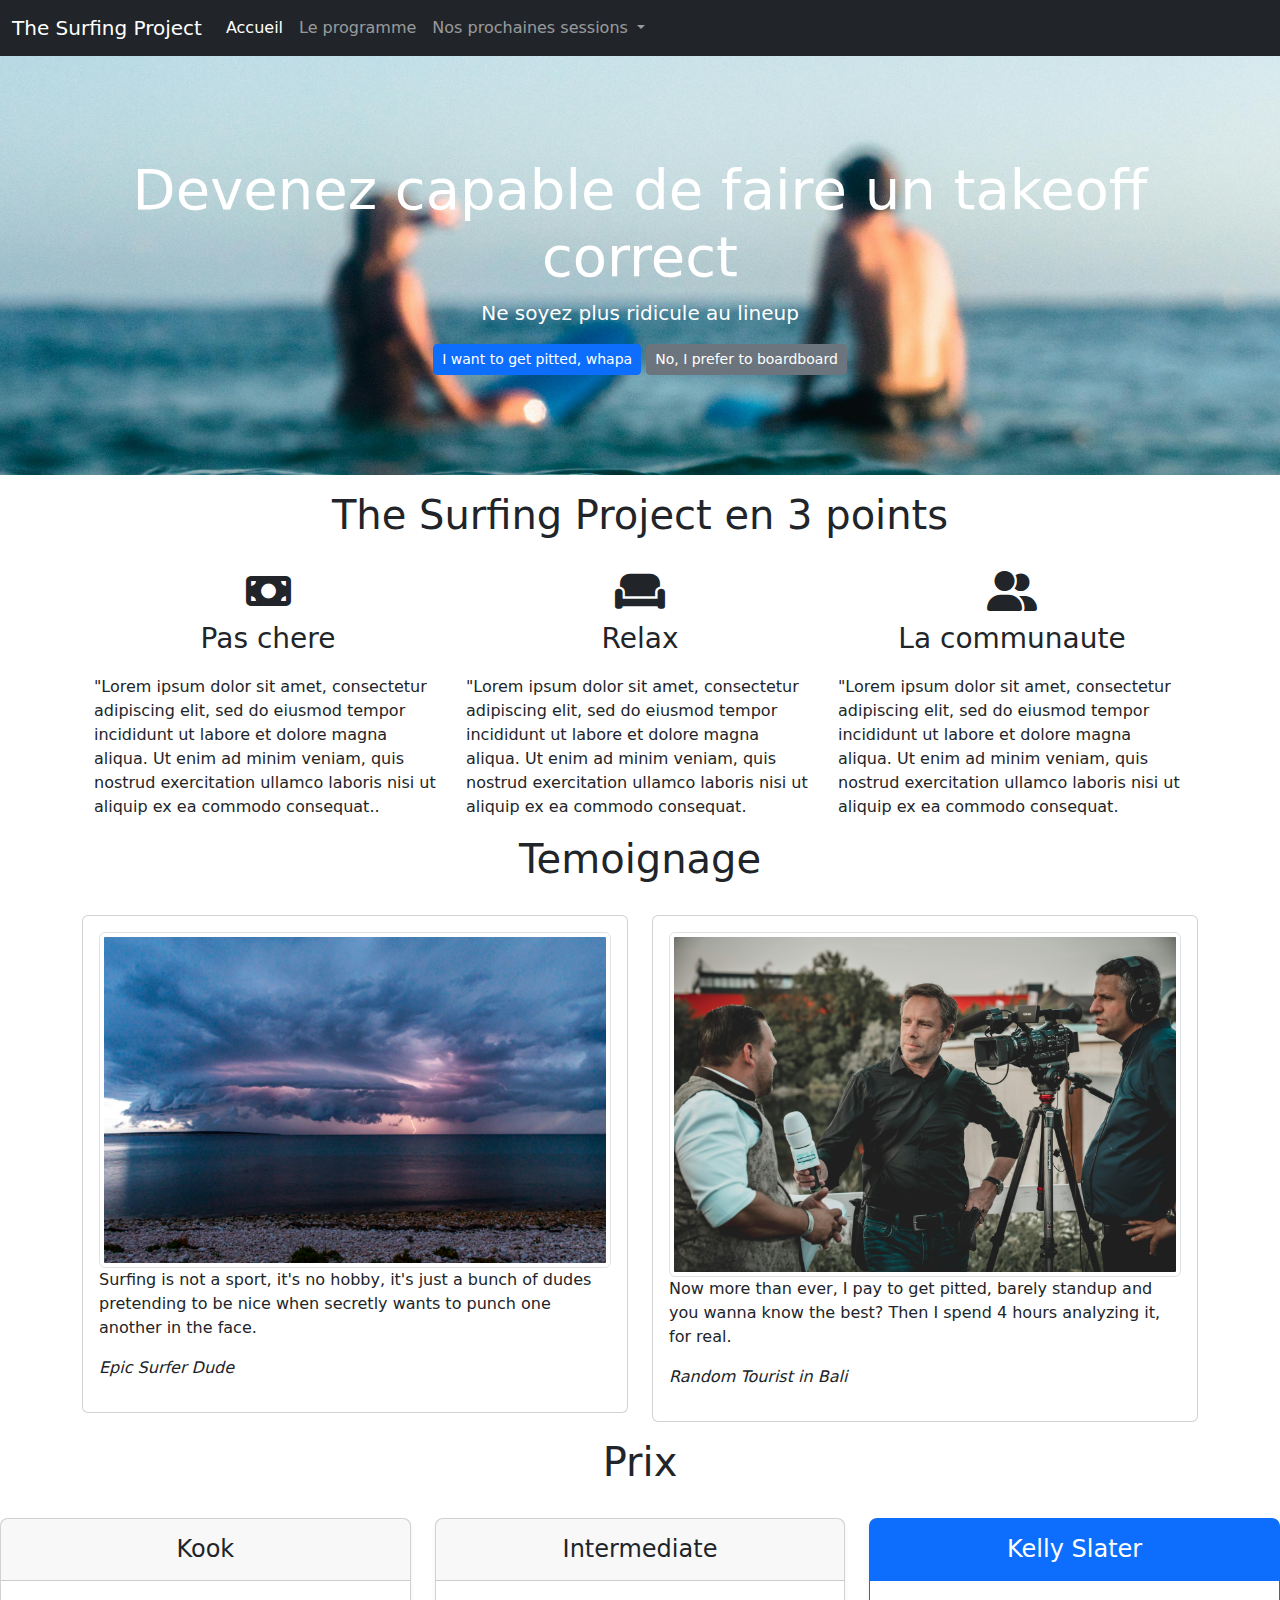
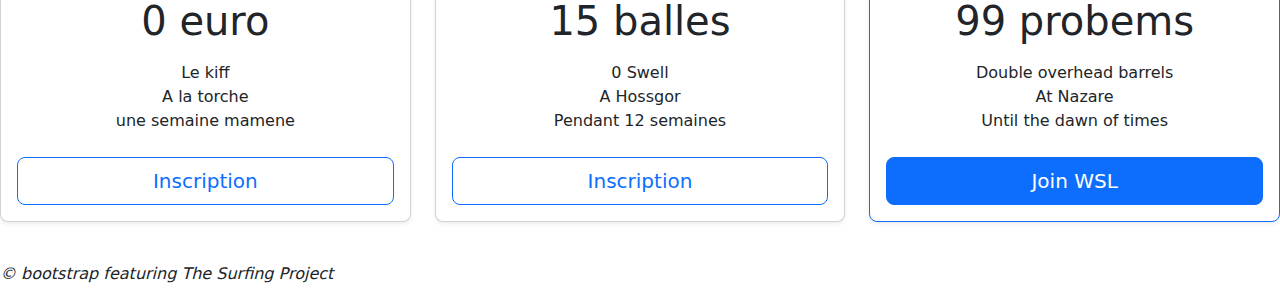
<file: The Surfing Project/index.html>
<!doctype html>
<html lang="en">
  <head>
    <meta charset="utf-8">
    <meta name="viewport" content="width=device-width, initial-scale=1">
    <link href="https://cdn.jsdelivr.net/npm/bootstrap@5.3.3/dist/css/bootstrap.min.css" rel="stylesheet" integrity="sha384-QWTKZyjpPEjISv5WaRU9OFeRpok6YctnYmDr5pNlyT2bRjXh0JMhjY6hW+ALEwIH" crossorigin="anonymous">
    <link href="https://cdnjs.cloudflare.com/ajax/libs/font-awesome/6.5.1/css/all.min.css" rel="stylesheet">
    <link rel ="stylesheet" href="style.css">
</head>
  <body>
    <nav class="navbar navbar-expand-lg navbar-dark bg-dark">
      <div class="container-fluid">
        <a class="navbar-brand" href="#">The Surfing Project</a>
        <button class="navbar-toggler" type="button" data-bs-toggle="collapse" data-bs-target="#navbarNavDropdown" aria-controls="navbarNavDropdown" aria-expanded="false" aria-label="Toggle navigation">
          <span class="navbar-toggler-icon"></span>
        </button>
        <div class="collapse navbar-collapse" id="navbarNavDropdown">
          <ul class="navbar-nav">
            <li class="nav-item">
              <a class="nav-link active" aria-current="page" href="#">Accueil</a>
            </li>
            <li class="nav-item">
              <a class="nav-link" href="#">Le programme</a>
            </li>
            <li class="nav-item dropdown">
              <a class="nav-link dropdown-toggle" href="#" id="navbarDropdownMenuLink" role="button" data-bs-toggle="dropdown" aria-expanded="false">
                Nos prochaines sessions
              </a>
              <ul class="dropdown-menu" aria-labelledby="navbarDropdownMenuLink">
                <li><a class="dropdown-item" href="#">Accueil</a></li>
                <li><a class="dropdown-item" href="#">Another action</a></li>
                <li><a class="dropdown-item" href="#">Something else here</a></li>
              </ul>
            </li>
          </ul>
        </div>
    </nav>
    <div class="jumbotron hero-unit">
      <div class="container">
          <h1 class="display-4">Devenez capable de faire un takeoff correct</h1>
          <p class="lead">Ne soyez plus ridicule au lineup</p>
          <a class="btn btn-primary btn-sm" href="#" role="button">I want to get pitted, whapa</a>
          <a class="btn btn-secondary btn-sm" href="#" role="button">No, I prefer to boardboard</a>
      </div>
    </div>
    </div>
  <div class="container">
    <p class="fs-1 lh-lg text-center"> The Surfing Project en 3 points</p>
  </div> 
  <div class="container">
    <div class="container">
      <div class="row">
          <div class="col-md-4 justify-content-center">
              <i class="fa-solid fa-money-bill fs-1 d-flex justify-content-center"></i>
              <h3 class="text-center lh-lg">Pas chere</h3>
              <p class="card-text">"Lorem ipsum dolor sit amet, consectetur adipiscing elit, sed do eiusmod tempor incididunt ut labore et dolore magna aliqua. Ut enim ad minim veniam, quis nostrud exercitation ullamco laboris nisi ut aliquip ex ea commodo consequat..</p>
          </div>
          <div class="col-md-4 justify-content-center">
              <i class="fa-solid fa-couch fs-1 d-flex justify-content-center"></i>
              <h3 class="text-center lh-lg">Relax</h3>
              <p class="card-text">"Lorem ipsum dolor sit amet, consectetur adipiscing elit, sed do eiusmod tempor incididunt ut labore et dolore magna aliqua. Ut enim ad minim veniam, quis nostrud exercitation ullamco laboris nisi ut aliquip ex ea commodo consequat.</p>
          </div>
          <div class="col-md-4 justify-content-center">
              <i class="fa-solid fa-user-group fs-1 d-flex justify-content-center"></i>
              <h3 class="text-center lh-lg">La communaute</h3>
              <p class ="card-text">"Lorem ipsum dolor sit amet, consectetur adipiscing elit, sed do eiusmod tempor incididunt ut labore et dolore magna aliqua. Ut enim ad minim veniam, quis nostrud exercitation ullamco laboris nisi ut aliquip ex ea commodo consequat.</p>         
          </div>
    </div>
  </div>
    
  </div>
  <div class="container">
    <p class="fs-1 lh-lg text-center"> Temoignage</p>
  </div> 
  <div class="container">
      <div class="row">
          <div class="col-md-6">
              <div class="card">
                  <div class="card-body">
                      <img src ="image/pexels-andrej-prelesnik-19012544.jpg" class="img-thumbnail" alt ="Surf BS">
                      <p class="card-text">Surfing is not a sport, it's no hobby, it's just a bunch of dudes pretending to be nice when secretly wants to punch one another in the face.</p>
                      <p class="fst-italic">Epic Surfer Dude</p>
                  </div>
              </div>
          </div>
          <div class="col-md-6">
              <div class="card">
                  <div class="card-body">
                    <img src ="image/pexels-mido-makasardi-©️-2872418.jpg" class="img-thumbnail" alt ="Interview">
                    <p class="card-text">Now more than ever, I pay to get pitted, barely standup and you wanna know the best? Then I spend 4 hours analyzing it, for real.</p>
                    <p class="fst-italic">Random Tourist in Bali</p>
                  </div>
              </div>
          </div>
      </div>
  </div>
  <div class="container">
    <p class="fs-1 lh-lg text-center"> Prix</p>
  </div>
  <div class="row row-cols-1 row-cols-md-3 mb-3 text-center">
    <div class="col">
      <div class="card mb-4 rounded-3 shadow-sm">
        <div class="card-header py-3">
          <h4 class="my-0 fw-normal">Kook</h4>
        </div>
        <div class="card-body">
          <h1 class="card-title pricing-card-title">0 euro</h1>
          <ul class="list-unstyled mt-3 mb-4">
            <li>Le kiff</li>
            <li>A la torche</li>
            <li>une semaine mamene</li>
          </ul>
          <button type="button" class="w-100 btn btn-lg btn-outline-primary">Inscription</button>
        </div>
      </div>
    </div>
    <div class="col">
      <div class="card mb-4 rounded-3 shadow-sm">
        <div class="card-header py-3">
          <h4 class="my-0 fw-normal">Intermediate</h4>
        </div>
        <div class="card-body">
          <h1 class="card-title pricing-card-title">15 balles</h1>
          <ul class="list-unstyled mt-3 mb-4">
            <li>0 Swell</li>
            <li>A Hossgor</li>
            <li>Pendant 12 semaines</li>
          </ul>
          <button type="button" class="w-100 btn btn-lg btn-outline-primary">Inscription</button>
        </div>
      </div>
    </div>
    <div class="col">
      <div class="card mb-4 rounded-3 shadow-sm border-primary">
        <div class="card-header py-3 text-white bg-primary border-primary">
          <h4 class="my-0 fw-normal">Kelly Slater</h4>
        </div>
        <div class="card-body">
          <h1 class="card-title pricing-card-title">99 probems</h1>
          <ul class="list-unstyled mt-3 mb-4">
            <li>Double overhead barrels
            <li>At Nazare</li>
            <li>Until the dawn of times</li>
          </ul>
          <button type="button" class="w-100 btn btn-lg btn-primary">Join WSL</button>
        </div>
      </div>
    </div>
  </div> 
 </body>
 <footer>
  <p class="fst-italic">© bootstrap featuring The Surfing Project</p>
 </footer>
 </html>
</file>
<file: The Surfing Project/style.css>
.hero-unit {
    background-image: url('image/pexels-matt-hardy-1533729.jpg'); /* Replace 'your-hero-image.jpg' with your image path */
    background-size: cover;
    background-position: center;
    color: white;
    padding: 100px; /* Adjust padding as needed */
    text-align: center;
}
</file>
